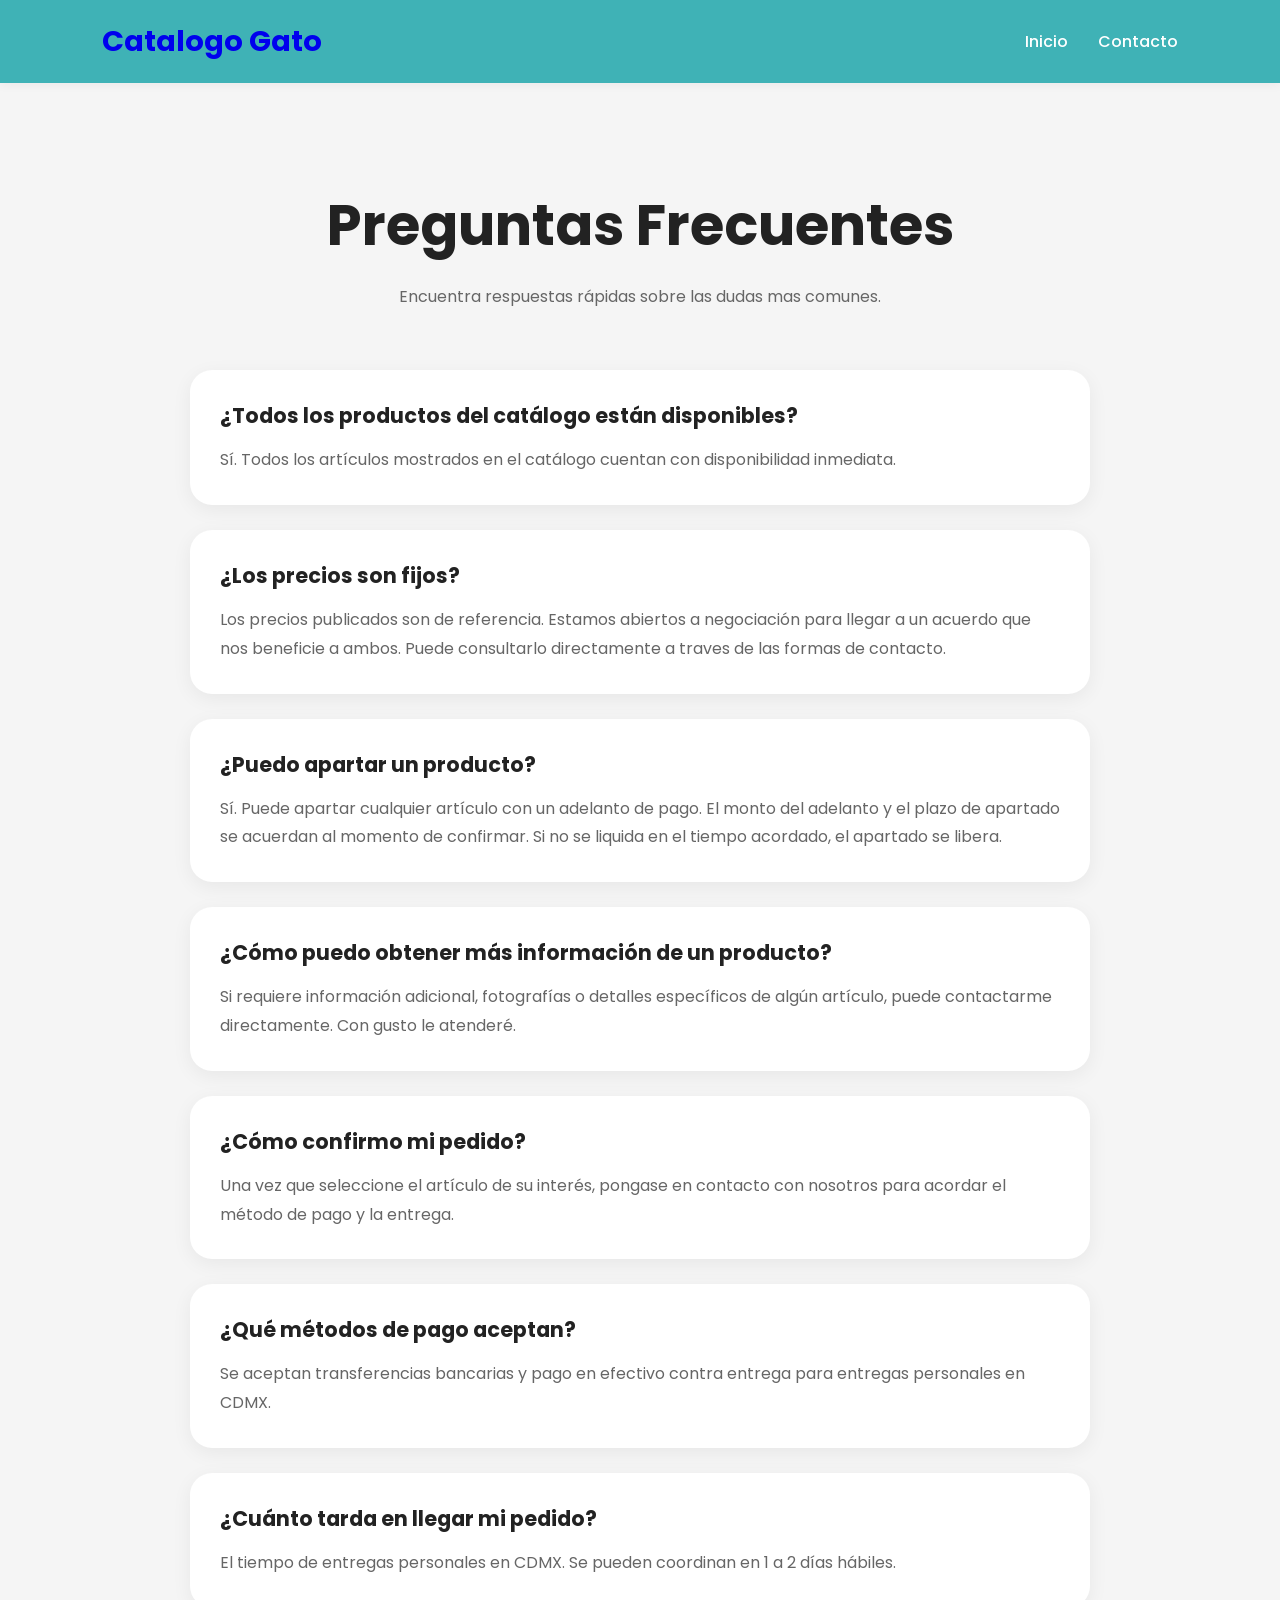
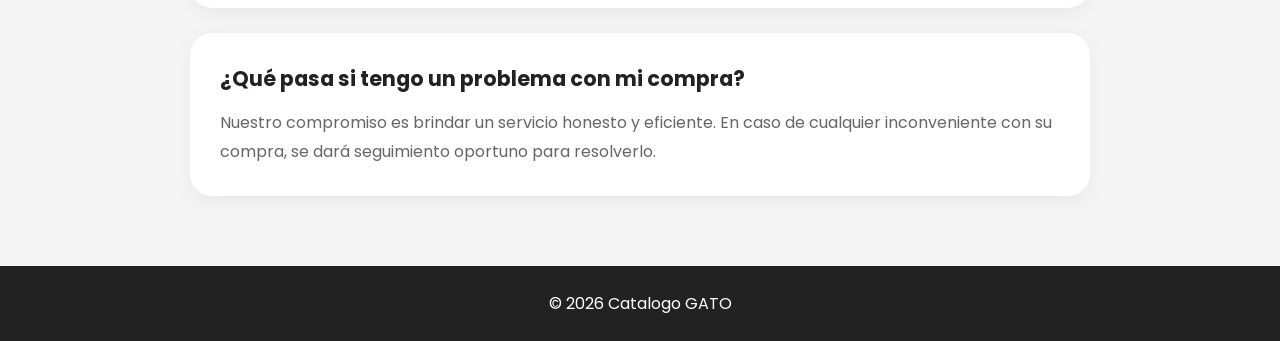
<file: faq.html>
<!doctype html>
<html lang="es">
  <head>
    <meta charset="UTF-8" />
    <meta name="viewport" content="width=device-width, initial-scale=1.0" />
    <title>Preguntas Frecuentes | Catalogo GATO</title>
    <link rel="stylesheet" href="faq.css" />
    <link rel="preconnect" href="https://fonts.googleapis.com" />
    <link
      href="https://fonts.googleapis.com/css2?family=Poppins:wght@300;400;500;600;700&display=swap"
      rel="stylesheet"
    />
  </head>
  <body>
    <!-- NAVBAR -->
    <header>
      <nav class="navbar">
        <a href="index.html" class="logo">Catalogo Gato</a>
        <ul class="nav-links">
          <li><a href="index.html">Inicio</a></li>
          <li><a href="contacto.html">Contacto</a></li>
        </ul>
      </nav>
    </header>

    <!-- FAQ -->
    <section class="faq-section">
      <div class="faq-header">
        <h1>Preguntas Frecuentes</h1>

        <p>Encuentra respuestas rápidas sobre las dudas mas comunes.</p>
      </div>

      <!-- FAQ CONTAINER -->
      <div class="faq-container">
        <!-- ITEM -->
        <div class="faq-item">
          <h3>¿Todos los productos del catálogo están disponibles?</h3>

          <p>
            Sí. Todos los artículos mostrados en el catálogo cuentan con
            disponibilidad inmediata.
          </p>
        </div>

        <!-- ITEM -->
        <div class="faq-item">
          <h3>¿Los precios son fijos?</h3>

          <p>
            Los precios publicados son de referencia. Estamos abiertos a
            negociación para llegar a un acuerdo que nos beneficie a ambos.
            Puede consultarlo directamente a traves de las formas de contacto.
          </p>
        </div>

        <!-- ITEM -->
        <div class="faq-item">
          <h3>¿Puedo apartar un producto?</h3>

          <p>
            Sí. Puede apartar cualquier artículo con un adelanto de pago. El
            monto del adelanto y el plazo de apartado se acuerdan al momento de
            confirmar. Si no se liquida en el tiempo acordado, el apartado se
            libera.
          </p>
        </div>

        <!-- ITEM -->
        <div class="faq-item">
          <h3>¿Cómo puedo obtener más información de un producto?</h3>

          <p>
            Si requiere información adicional, fotografías o detalles
            específicos de algún artículo, puede contactarme directamente. Con
            gusto le atenderé.
          </p>
        </div>

        <!-- ITEM -->
        <div class="faq-item">
          <h3>¿Cómo confirmo mi pedido?</h3>

          <p>
            Una vez que seleccione el artículo de su interés, pongase en
            contacto con nosotros para acordar el método de pago y la entrega.
          </p>
        </div>

        <!-- ITEM -->
        <div class="faq-item">
          <h3>¿Qué métodos de pago aceptan?</h3>

          <p>
            Se aceptan transferencias bancarias y pago en efectivo contra
            entrega para entregas personales en CDMX.
          </p>
        </div>

        <!-- ITEM -->
        <div class="faq-item">
          <h3>¿Cuánto tarda en llegar mi pedido?</h3>

          <p>
            El tiempo de entregas personales en CDMX. Se pueden coordinan en 1 a
            2 días hábiles.
          </p>
        </div>

        <!-- ITEM -->
        <div class="faq-item">
          <h3>¿Qué pasa si tengo un problema con mi compra?</h3>

          <p>
            Nuestro compromiso es brindar un servicio honesto y eficiente. En
            caso de cualquier inconveniente con su compra, se dará seguimiento
            oportuno para resolverlo.
          </p>
        </div>
      </div>
    </section>
    <!-- FOOTER -->
    <footer>
      <p>© 2026 Catalogo GATO</p>
    </footer>
  </body>
</html>
</file>
<file: faq.css>
* {
  margin: 0;
  padding: 0;
  box-sizing: border-box;
}

a {
  text-decoration: none;
}
body {
  font-family: "Poppins", sans-serif;
  background-color: #f5f5f5;
  color: #222;
}

/* FOOTER */

footer {
  background-color: #222;
  color: white;
  text-align: center;
  padding: 25px;
}

/* NAVBAR */

.navbar {
  width: 100%;
  padding: 20px 8%;

  background-color: #3fb2b6;

  display: flex;
  justify-content: space-between;
  align-items: center;

  box-shadow: 0 2px 10px rgba(0, 0, 0, 0.05);
}

.logo {
  font-size: 1.8rem;
  font-weight: 700;
}

.nav-links {
  display: flex;
  gap: 30px;
  list-style: none;
}

.nav-links a {
  text-decoration: none;
  color: #ffffff;
  font-weight: 500;
}

.icons {
  display: flex;
  gap: 20px;
}

/* SECTION */

.faq-section {
  padding: 70px 8%;
}

/* HEADER */

.faq-header {
  text-align: center;
  margin-bottom: 60px;
}

.tag {
  background-color: #e8dfcf;
  color: #8b6b3f;

  padding: 8px 16px;

  border-radius: 30px;

  font-size: 0.9rem;
}

.faq-header h1 {
  font-size: 3.5rem;
  margin: 30px 0 15px;
}

.faq-header p {
  color: #666;
  line-height: 1.7;
}

/* FAQ CONTAINER */

.faq-container {
  max-width: 900px;
  margin: auto;

  display: flex;
  flex-direction: column;
  gap: 25px;
}

/* ITEM */

.faq-item {
  background-color: white;

  padding: 30px;

  border-radius: 22px;

  box-shadow: 0 5px 20px rgba(0, 0, 0, 0.06);

  transition: 0.3s;
}

.faq-item:hover {
  transform: translateY(-4px);
}

.faq-item h3 {
  margin-bottom: 15px;
  font-size: 1.3rem;
}

.faq-item p {
  color: #666;
  line-height: 1.8;
}

/* RESPONSIVE */

@media (max-width: 950px) {
  .navbar {
    flex-direction: column;
    gap: 20px;
  }

  .nav-links {
    flex-wrap: wrap;
    justify-content: center;
  }

  .faq-header h1 {
    font-size: 2.4rem;
  }

  .faq-item {
    padding: 22px;
  }
}

.logo:hover {
  color: black;
}
</file>
